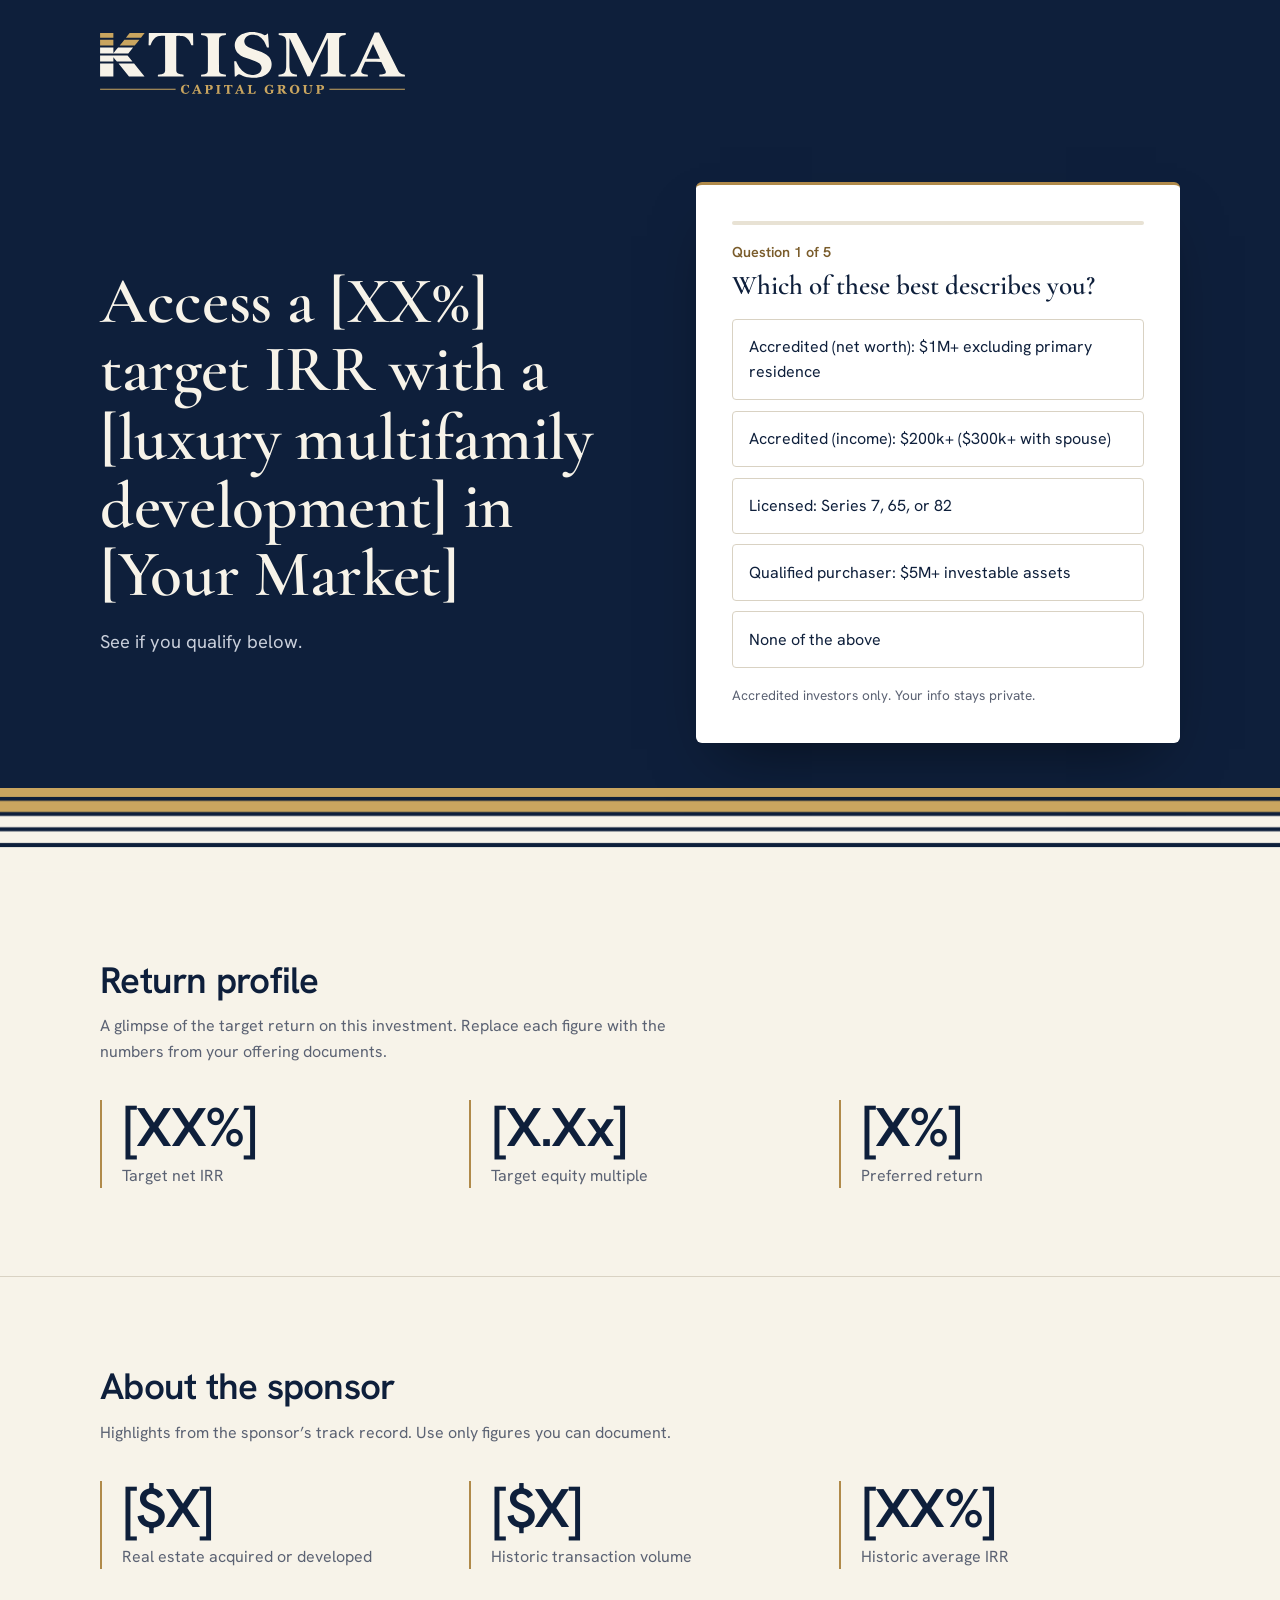
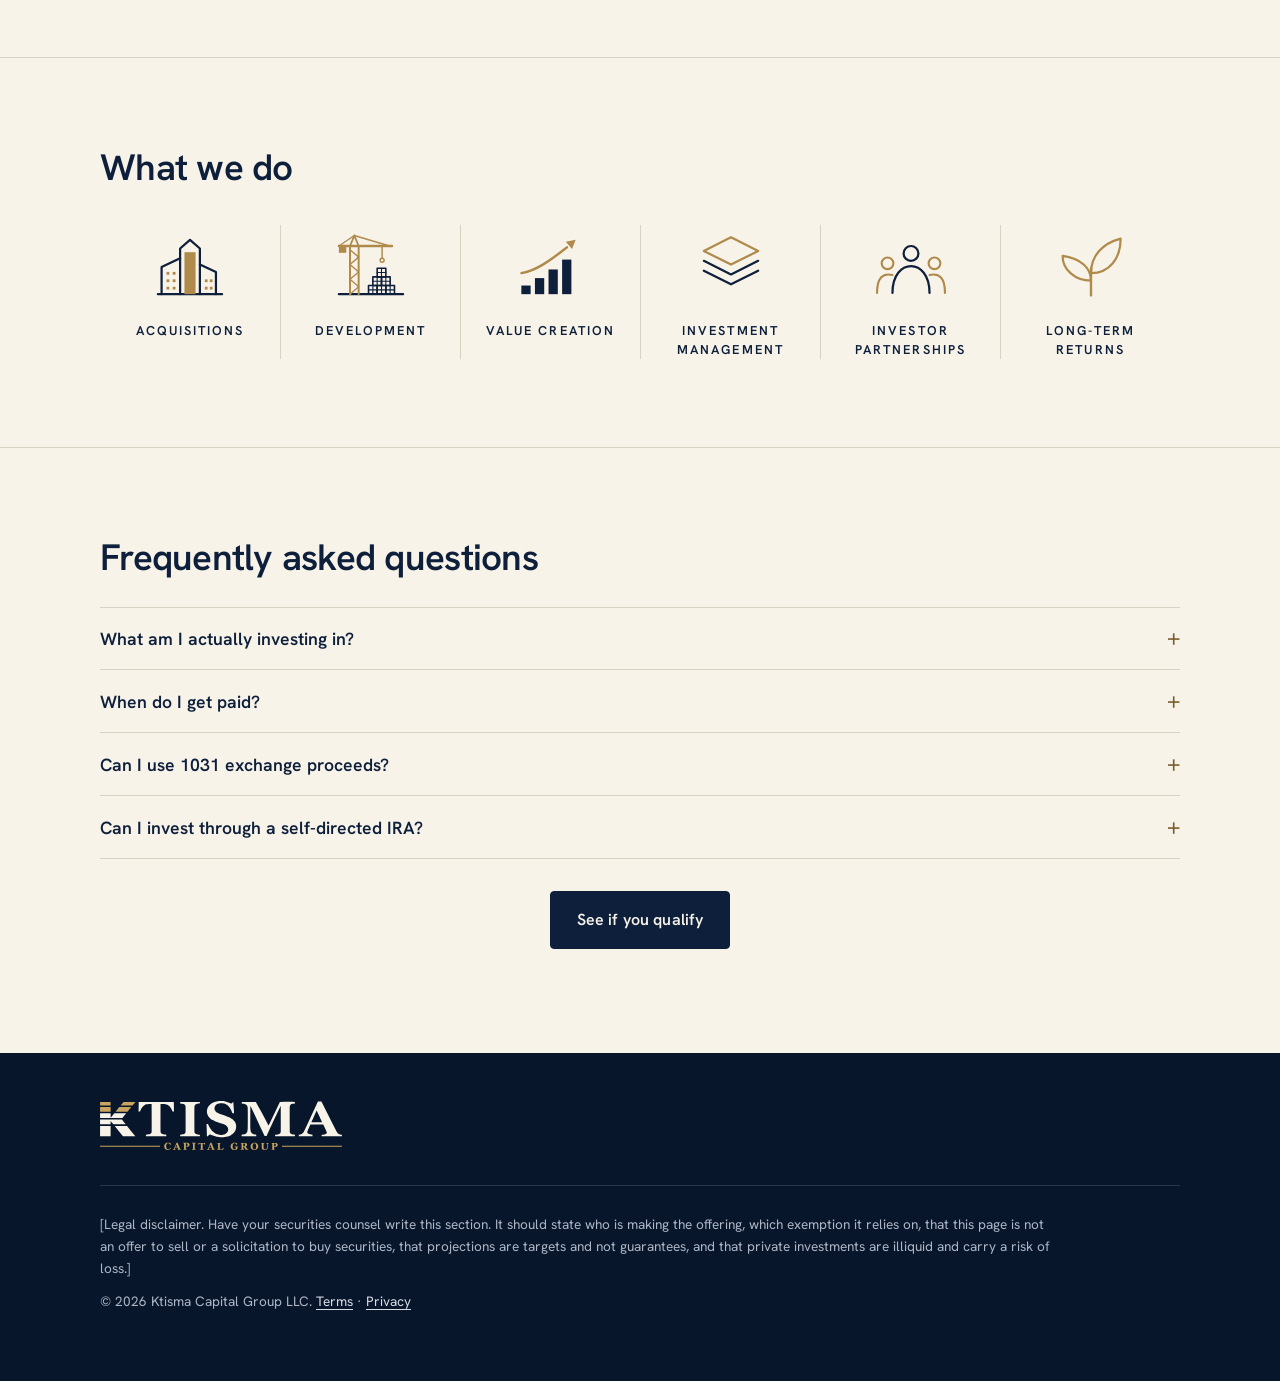
<file: index.html>
<!DOCTYPE html>
<html lang="en">
<head>
  <meta charset="utf-8">
  <meta name="viewport" content="width=device-width, initial-scale=1">
  <title>Overview | Ktisma Capital</title>
  <meta name="description" content="See if you qualify to review this multifamily development opportunity.">

  <!-- Icons, manifest and browser color -->
  <link rel="icon" href="assets/favicon/favicon.ico" sizes="48x48">
  <link rel="icon" href="assets/favicon/favicon.svg" type="image/svg+xml">
  <link rel="icon" type="image/png" sizes="32x32" href="assets/favicon/favicon-32x32.png">
  <link rel="icon" type="image/png" sizes="16x16" href="assets/favicon/favicon-16x16.png">
  <link rel="apple-touch-icon" href="assets/favicon/apple-touch-icon.png">
  <link rel="manifest" href="assets/favicon/site.webmanifest">
  <meta name="theme-color" content="#0E1F3B">

  <!-- Social sharing: replace YOUR-DOMAIN with your domain, then remove these comment markers
  <meta property="og:title" content="Overview | Ktisma Capital">
  <meta property="og:image" content="https://YOUR-DOMAIN/assets/social/og-image-1200x630.png">
  <meta name="twitter:card" content="summary_large_image">
  -->

  <!-- Fonts (Google Fonts) and styles -->
  <link rel="preconnect" href="https://fonts.googleapis.com">
  <link rel="preconnect" href="https://fonts.gstatic.com" crossorigin>
  <link rel="stylesheet" href="https://fonts.googleapis.com/css2?family=Cormorant+Garamond:wght@500;600;700&family=Hanken+Grotesk:wght@400;500;600;700&display=swap">
  <link rel="stylesheet" href="css/styles.css">
</head>
<body>

<!-- ===== Header and hero: logo, headline, qualification quiz ===== -->
<header class="hero">
  <div class="wrap">
    <div class="topbar">
      <a class="brand" href="./">
        <img class="logo" src="assets/logo/ktisma-logo-on-dark.svg" alt="Ktisma Capital Group" width="293" height="60">
      </a>
    </div>
    <div class="hero-grid">
      <div>
        <h1>Access a [XX%] target IRR with a [luxury multifamily development] in [Your Market]</h1>
        <p class="sub">See if you qualify below.</p>
      </div>

      <div class="card" id="quiz" aria-live="polite">
        <div class="progress" aria-hidden="true"><span id="bar"></span></div>
        <div id="quiz-body"><noscript>Please enable JavaScript to see if you qualify.</noscript></div>
      </div>
    </div>
  </div>
  <div class="courses" aria-hidden="true">
    <svg viewBox="0 0 100 100" preserveAspectRatio="none" focusable="false">
      <rect class="i" y="70.14" width="100" height="29.93"/>
      <rect class="i" y="51.51" width="100" height="14"/>
      <rect class="i" y="33.28" width="100" height="13.6"/>
      <rect class="g" y="15.26" width="100" height="13.39"/>
      <rect class="g" y="0" width="100" height="10.63"/>
    </svg>
  </div>
</header>

<!-- ===== Content ===== -->
<main>
  <!-- Return profile: replace the [bracketed] figures with real numbers -->
  <section class="block">
    <div class="wrap">
      <h2>Return profile</h2>
      <p class="lead">A glimpse of the target return on this investment. Replace each figure with the numbers from your offering documents.</p>
      <div class="stats">
        <div class="stat"><b>[XX%]</b><span>Target net IRR</span></div>
        <div class="stat"><b>[X.Xx]</b><span>Target equity multiple</span></div>
        <div class="stat"><b>[X%]</b><span>Preferred return</span></div>
      </div>
    </div>
  </section>

  <!-- About the sponsor -->
  <section class="block">
    <div class="wrap">
      <h2>About the sponsor</h2>
      <p class="lead">Highlights from the sponsor’s track record. Use only figures you can document.</p>
      <div class="stats">
        <div class="stat"><b>[$X]</b><span>Real estate acquired or developed</span></div>
        <div class="stat"><b>[$X]</b><span>Historic transaction volume</span></div>
        <div class="stat"><b>[XX%]</b><span>Historic average IRR</span></div>
      </div>
    </div>
  </section>

  <!-- What we do: icons live in assets/icons -->
  <section class="block">
    <div class="wrap">
      <h2>What we do</h2>
      <ul class="caps">
        <li><img src="assets/icons/ktisma-icon-acquisitions.svg" alt="" width="84" height="84"><span>Acquisitions</span></li>
        <li><img src="assets/icons/ktisma-icon-development.svg" alt="" width="84" height="84"><span>Development</span></li>
        <li><img src="assets/icons/ktisma-icon-value-creation.svg" alt="" width="84" height="84"><span>Value creation</span></li>
        <li><img src="assets/icons/ktisma-icon-investment-management.svg" alt="" width="84" height="84"><span>Investment management</span></li>
        <li><img src="assets/icons/ktisma-icon-investor-partnerships.svg" alt="" width="84" height="84"><span>Investor partnerships</span></li>
        <li><img src="assets/icons/ktisma-icon-long-term-returns.svg" alt="" width="84" height="84"><span>Long-term returns</span></li>
      </ul>
    </div>
  </section>

  <!-- FAQ -->
  <section class="block">
    <div class="wrap">
      <h2>Frequently asked questions</h2>
      <details>
        <summary>What am I actually investing in?</summary>
        <p>Describe the legal structure here, such as the type of entity, what it owns, how profits are shared, and how much the sponsor invests alongside investors.</p>
      </details>
      <details>
        <summary>When do I get paid?</summary>
        <p>Explain the distribution schedule, how the preferred return accrues, and the planned timeline for refinancing or sale.</p>
      </details>
      <details>
        <summary>Can I use 1031 exchange proceeds?</summary>
        <p>Answer based on your structure and tell visitors to confirm with their own tax advisor.</p>
      </details>
      <details>
        <summary>Can I invest through a self-directed IRA?</summary>
        <p>Answer based on your structure, mention any tax considerations such as UBTI, and refer visitors to their custodian and tax advisor.</p>
      </details>
      <p class="center" style="margin-top:2rem"><a class="btn" href="#quiz">See if you qualify</a></p>
    </div>
  </section>
</main>

<!-- ===== Footer ===== -->
<footer>
  <div class="wrap">
    <div class="foot-top">
      <a class="brand" href="./">
        <img class="logo" src="assets/logo/ktisma-logo-on-dark.svg" alt="Ktisma Capital Group" width="293" height="60">
      </a>
    </div>
    <p>[Legal disclaimer. Have your securities counsel write this section. It should state who is making the offering, which exemption it relies on, that this page is not an offer to sell or a solicitation to buy securities, that projections are targets and not guarantees, and that private investments are illiquid and carry a risk of loss.]</p>
    <p>© <span id="year">2026</span> Ktisma Capital Group LLC. <a href="#">Terms</a> · <a href="#">Privacy</a></p>
  </div>
</footer>

<!-- Scripts: config.js first (settings and quiz questions), then quiz.js (logic) -->
<script src="js/config.js"></script>
<script src="js/quiz.js"></script>
</body>
</html>
</file>
<file: css/styles.css>
/* Ktisma Capital Group: styles
   Contents:  1 Brand tokens   2 Base   3 Logo   4 Hero   5 Quiz card   6 Form   7 Content sections   8 Icons ("What we do")   9 Footer   10 Motion
   To change brand colors or fonts, edit the :root block just below. */

/* 1 Brand tokens */
:root {
  /* Palette from the Ktisma brand sheet */
  --navy: #0E1F3B;
  --navy-deep: #08162B;
  --gold: #B08A4A;
  --gold-light: #C9A55F;
  --gold-deep: #9C7A3C;
  --gold-ink: #7A5C2B;
  --ivory: #F7F3E9;
  --card: #ffffff;
  --line: #D9D2C3;
  --track: #E8E2D4;
  --muted: #5B6273;
  --error: #B3261E;
  --serif: "Cormorant Garamond", Georgia, "Times New Roman", serif;
  --sans: "Hanken Grotesk", "Helvetica Neue", Helvetica, Arial, system-ui, sans-serif;
  --focus: var(--gold-deep);
}
/* 2 Base */
* { box-sizing: border-box; }
html { scroll-behavior: smooth; }
body {
  margin: 0;
  background: var(--ivory);
  color: var(--navy);
  font-family: var(--sans);
  line-height: 1.6;
  -webkit-font-smoothing: antialiased;
}
a { color: inherit; }
:focus-visible { outline: 3px solid var(--focus); outline-offset: 3px; }
.topbar, footer { --focus: var(--gold-light); }
.wrap { max-width: 70rem; margin: 0 auto; padding: 0 1.25rem; }

/* 3 Logo */
.brand { display: inline-block; line-height: 0; text-decoration: none; }
.logo { display: block; width: auto; height: clamp(3rem, 5.5vw, 3.9rem); }

/* 4 Hero */
.hero { position: relative; background: var(--navy); color: var(--ivory); padding-bottom: clamp(5.5rem, 10vw, 8rem); }
.topbar { padding: clamp(1.25rem, 3vw, 2rem) 0; }
.hero-grid { display: grid; gap: 2.5rem; align-items: center; padding-top: clamp(1rem, 4vw, 3rem); }
@media (min-width: 60rem) { .hero-grid { grid-template-columns: 1.1fr 1fr; gap: 4rem; } }
h1 {
  margin: 0;
  font-family: var(--serif);
  font-weight: 600;
  font-size: clamp(2.5rem, 5.6vw, 4.1rem);
  line-height: 1.04;
  letter-spacing: -0.005em;
}
.sub { margin: 1.25rem 0 0; font-size: 1.15rem; color: #C9CFDB; max-width: 30rem; }

/* Bands under the hero: the K's courses, rising from a solid base */
.courses { position: absolute; left: 0; right: 0; bottom: -1px; height: clamp(3.5rem, 7vw, 5.25rem); pointer-events: none; }
.courses svg { display: block; width: 100%; height: 100%; }
.courses .i { fill: var(--ivory); }
.courses .g { fill: var(--gold-light); }

/* 5 Quiz card */
.card {
  background: var(--card);
  color: var(--navy);
  border-radius: 6px;
  border-top: 3px solid var(--gold);
  padding: clamp(1.25rem, 3vw, 2.25rem);
  box-shadow: 0 30px 60px -24px rgba(0, 0, 0, 0.5);
}
.progress { height: 4px; background: var(--track); border-radius: 2px; overflow: hidden; }
.progress > span { display: block; height: 100%; width: 0; background: var(--gold); transition: width 0.3s ease; }
.step-label { margin: 1rem 0 0.35rem; font-size: 0.9rem; font-weight: 600; color: var(--gold-ink); }
.q { margin: 0 0 1.1rem; font-family: var(--serif); font-weight: 600; font-size: 1.7rem; line-height: 1.15; letter-spacing: 0; }
.options { display: grid; gap: 0.65rem; }
.opt {
  width: 100%;
  text-align: left;
  padding: 0.9rem 1rem;
  font: inherit;
  color: inherit;
  background: #fff;
  border: 1.5px solid var(--line);
  border-radius: 4px;
  cursor: pointer;
  transition: border-color 0.15s ease, background 0.15s ease;
}
.opt:hover { border-color: var(--gold); background: #FBF9F4; }
.opt[aria-pressed="true"] { border-color: var(--navy); background: var(--ivory); font-weight: 600; }
.privacy { margin: 1.1rem 0 0; font-size: 0.85rem; color: var(--muted); }
.back {
  margin-top: 0.75rem;
  padding: 0;
  font: inherit;
  font-size: 0.9rem;
  color: var(--muted);
  background: none;
  border: 0;
  text-decoration: underline;
  text-underline-offset: 3px;
  cursor: pointer;
}
.back:hover { color: var(--navy); }
.notice { padding: 1rem; background: #F7EFDC; border-radius: 4px; border: 1px solid #E3D2AA; }

/* 6 Form */
form { display: grid; gap: 0.9rem; }
.row { display: grid; gap: 0.9rem; }
@media (min-width: 30rem) { .row { grid-template-columns: 1fr 1fr; } }
label { display: grid; gap: 0.3rem; font-size: 0.9rem; font-weight: 600; }
input[type="text"], input[type="tel"], input[type="email"] {
  width: 100%;
  padding: 0.8rem 0.9rem;
  font: inherit;
  font-weight: 400;
  border: 1.5px solid var(--line);
  border-radius: 4px;
  background: #fff;
  color: var(--navy);
}
input[type="text"]:focus-visible, input[type="tel"]:focus-visible, input[type="email"]:focus-visible { border-color: var(--navy); }
input[aria-invalid="true"] { border-color: var(--error); }
.field-error { color: var(--error); font-weight: 400; font-size: 0.85rem; min-height: 0; }
.consent { display: flex; gap: 0.6rem; align-items: flex-start; font-size: 0.8rem; font-weight: 400; color: var(--muted); }
.consent input { margin-top: 0.2rem; accent-color: var(--navy); }
.btn {
  padding: 0.95rem 1.6rem;
  font: inherit;
  font-weight: 600;
  letter-spacing: 0.01em;
  color: var(--ivory);
  background: var(--navy);
  border: 1.5px solid var(--navy);
  border-radius: 4px;
  cursor: pointer;
  text-decoration: none;
  text-align: center;
  display: inline-block;
  transition: background 0.15s ease, color 0.15s ease, border-color 0.15s ease;
}
.btn:hover { background: var(--gold); border-color: var(--gold); color: var(--navy); }
.btn:disabled { opacity: 0.6; cursor: wait; }

/* 7 Content sections */
section.block { padding: clamp(3rem, 7vw, 5.5rem) 0; }
section.block + section.block { border-top: 1px solid var(--line); }
h2 { margin: 0; font-family: var(--sans); font-weight: 600; font-size: clamp(1.7rem, 3.4vw, 2.3rem); line-height: 1.15; letter-spacing: -0.02em; }
.lead { margin: 0.75rem 0 0; color: var(--muted); max-width: 36rem; }
.stats { display: grid; gap: 1.75rem; margin-top: 2.25rem; }
@media (min-width: 40rem) { .stats { grid-template-columns: repeat(3, 1fr); } }
.stat { padding-left: 1.25rem; border-left: 2px solid var(--gold); }
.stat b { display: block; font-family: var(--sans); font-weight: 600; font-size: clamp(2.4rem, 5.2vw, 3.4rem); letter-spacing: -0.03em; line-height: 1; color: var(--navy); }
.stat span { display: block; margin-top: 0.5rem; color: var(--muted); }

details { border-bottom: 1px solid var(--line); padding: 1.1rem 0; }
details:first-of-type { border-top: 1px solid var(--line); margin-top: 1.75rem; }
summary {
  display: flex;
  justify-content: space-between;
  align-items: baseline;
  gap: 1rem;
  cursor: pointer;
  list-style: none;
  font-family: var(--sans);
  font-weight: 600;
  font-size: 1.1rem;
  line-height: 1.4;
}
summary::-webkit-details-marker { display: none; }
summary::after { content: "+"; flex: none; font-family: var(--sans); font-weight: 400; font-size: 1.5rem; line-height: 1; color: var(--gold-ink); }
details[open] summary::after { content: "\2212"; }
details p { margin: 0.7rem 0 0; color: var(--muted); max-width: 46rem; }
.center { text-align: center; }

/* 8 Icons ("What we do") */
.caps { list-style: none; margin: 2.25rem 0 0; padding: 0; display: grid; gap: 2rem 1rem; grid-template-columns: repeat(2, 1fr); }
@media (min-width: 40rem) { .caps { grid-template-columns: repeat(3, 1fr); } }
@media (min-width: 64rem) { .caps { grid-template-columns: repeat(6, 1fr); gap: 0; } .caps li + li { border-left: 1px solid var(--line); } }
.caps li { display: grid; justify-items: center; align-content: start; gap: 0.85rem; padding: 0 0.75rem; text-align: center; }
.caps img { width: 5.25rem; height: 5.25rem; }
.caps span { font-size: 0.8rem; font-weight: 600; letter-spacing: 0.16em; text-transform: uppercase; line-height: 1.45; }

/* 9 Footer */
footer { padding: 3rem 0 3.5rem; background: var(--navy-deep); color: #AEB6C6; font-size: 0.85rem; }
.foot-top { padding-bottom: 1.75rem; margin-bottom: 1.75rem; border-bottom: 1px solid rgba(244, 240, 232, 0.14); }
footer .logo { height: clamp(2.6rem, 4.4vw, 3.1rem); }
footer p { margin: 0 0 0.75rem; max-width: 60rem; }
footer p a { color: #D8DCE6; text-underline-offset: 3px; }
footer p a:hover { color: var(--gold-light); }

/* 10 Motion */
@media (prefers-reduced-motion: reduce) {
  html { scroll-behavior: auto; }
  .progress > span, .opt, .btn { transition: none; }
}
/* One moment of motion: the bands under the hero build up from the base on page load */
@media (prefers-reduced-motion: no-preference) {
  .courses rect { animation: rise 0.55s cubic-bezier(0.2, 0.7, 0.2, 1) both; }
  .courses rect:nth-child(2) { animation-delay: 0.07s; }
  .courses rect:nth-child(3) { animation-delay: 0.14s; }
  .courses rect:nth-child(4) { animation-delay: 0.21s; }
  .courses rect:nth-child(5) { animation-delay: 0.28s; }
}
@keyframes rise { from { opacity: 0; transform: translateY(10px); } to { opacity: 1; transform: none; } }
</file>
